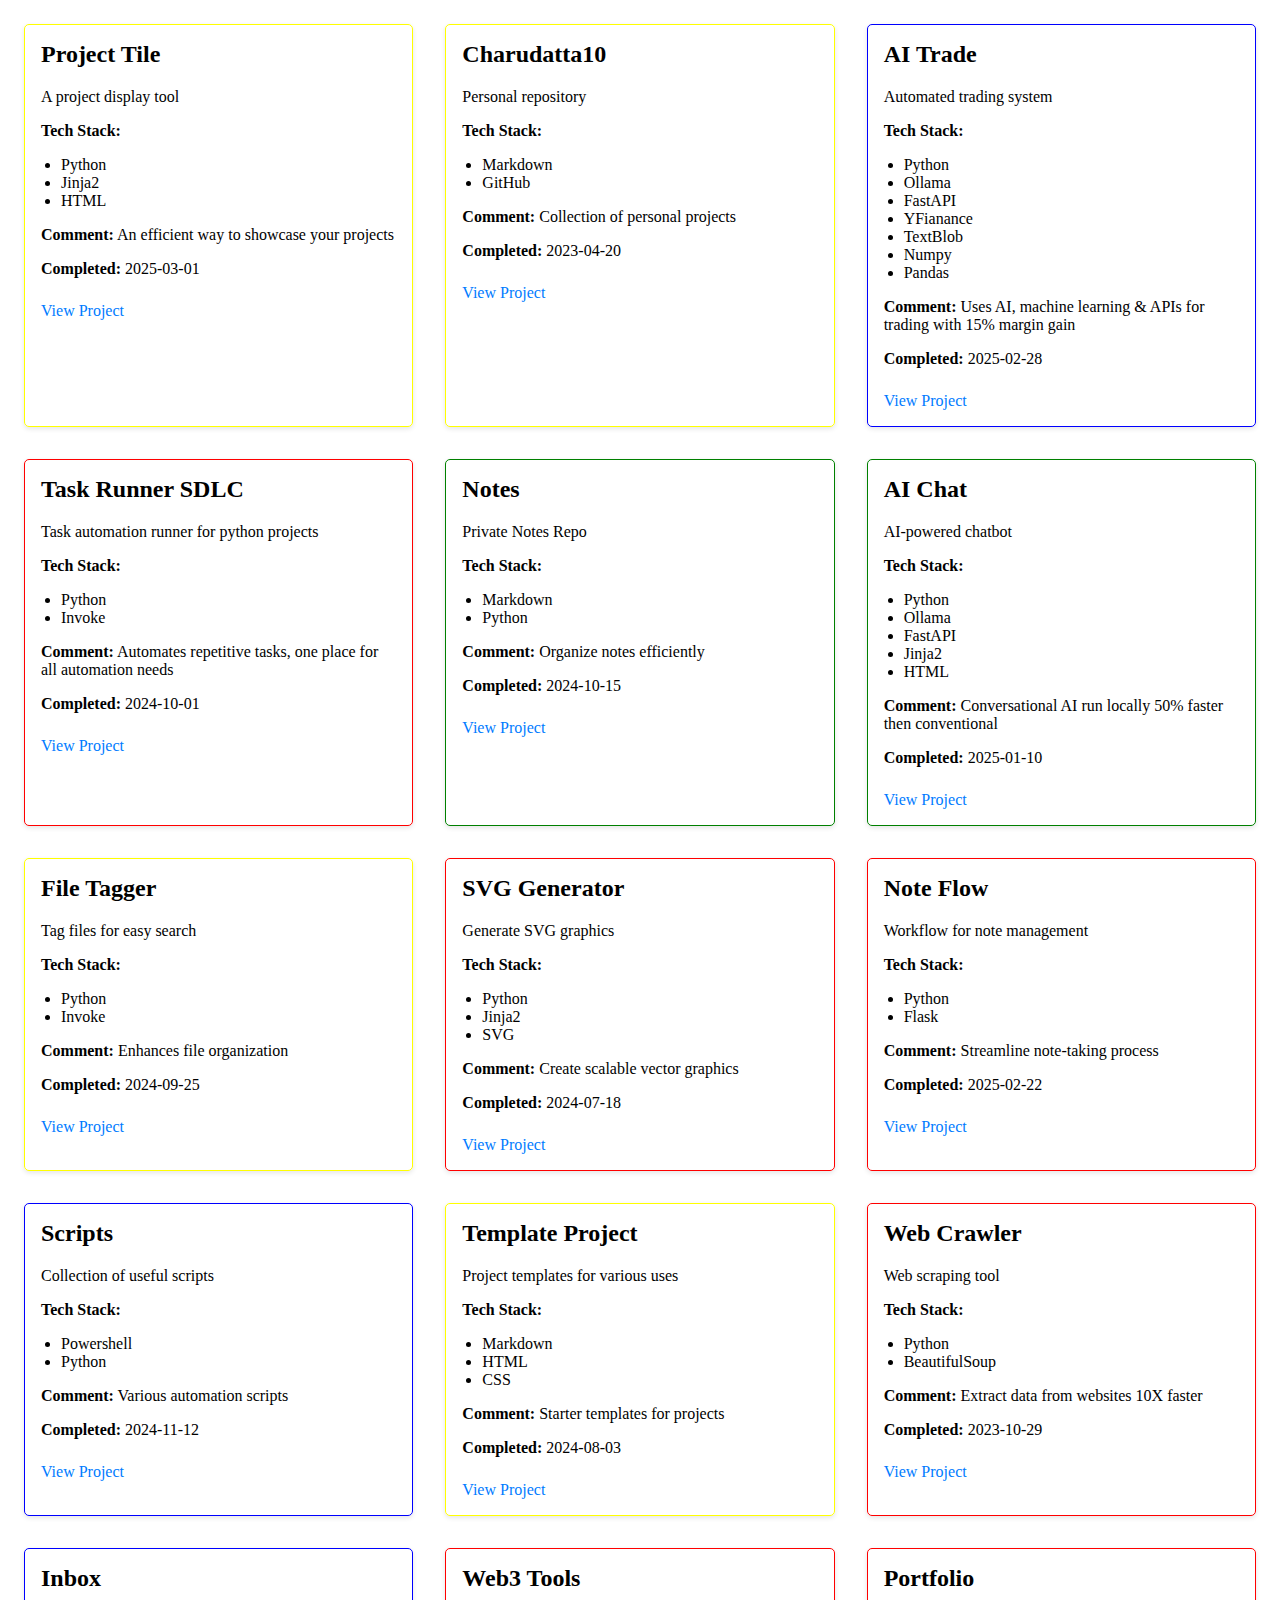
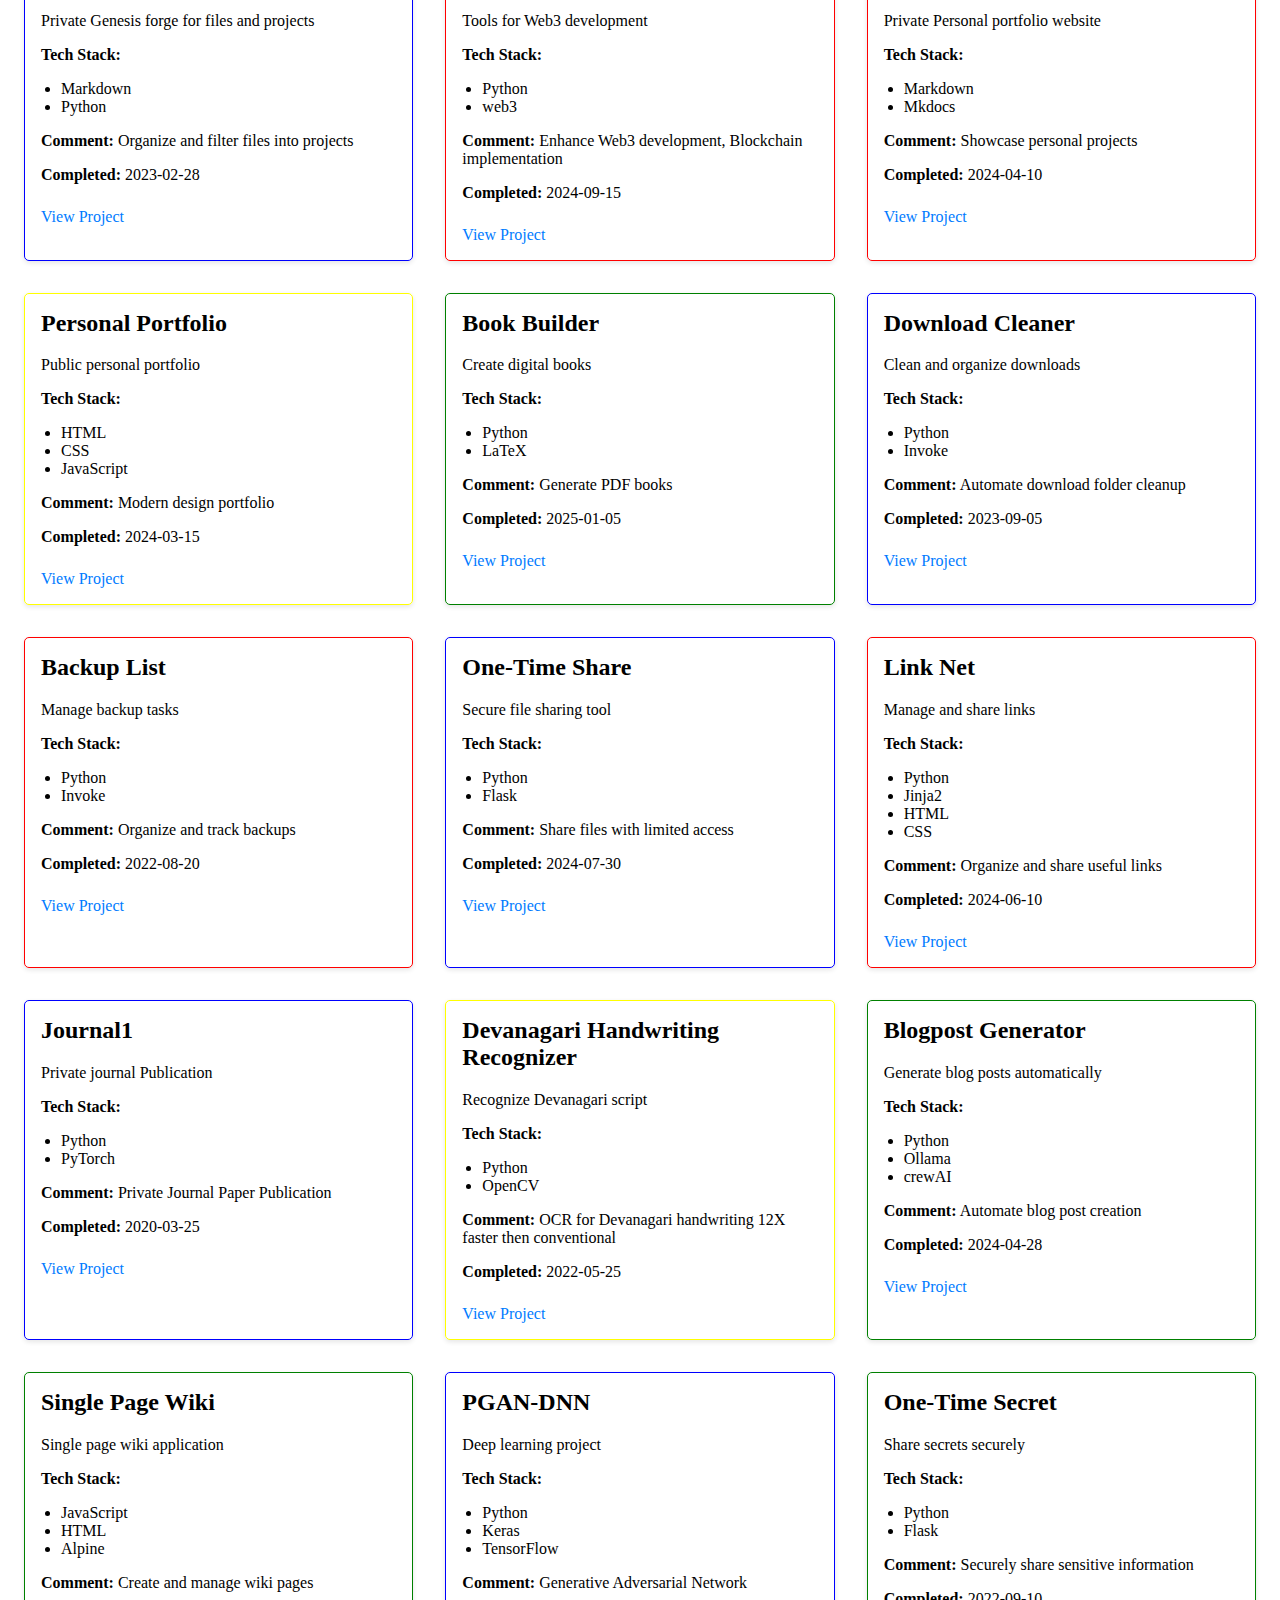
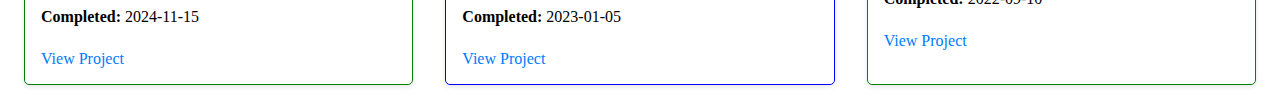
<file: src/site/index.html>
<!DOCTYPE html>
<html lang="en">
<head>
    <meta charset="UTF-8">
    <meta name="viewport" content="width=device-width, initial-scale=1.0">
    <title>Responsive Project Cards</title>
    <link rel="stylesheet" href="style.css">
    <link rel="JavaScript" href="script.js">
</head>
<body>
    <div class="container">
        
        <div class="card" style="border-color: yellow;">
            <h2>Project Tile</h2>
            <p>A project display tool</p>
            <p><strong>Tech Stack:</strong></p>
            <ul>
                
                <li>Python</li>
                
                <li>Jinja2</li>
                
                <li>HTML</li>
                
            </ul>
            <p><strong>Comment:</strong> An efficient way to showcase your projects</p>
            <p><strong>Completed:</strong> 2025-03-01</p>
            <a href="https://github.com/charudatta10/project-tile" target="_blank">View Project</a>
        </div>
        
        <div class="card" style="border-color: yellow;">
            <h2>Charudatta10</h2>
            <p>Personal repository</p>
            <p><strong>Tech Stack:</strong></p>
            <ul>
                
                <li>Markdown</li>
                
                <li>GitHub</li>
                
            </ul>
            <p><strong>Comment:</strong> Collection of personal projects</p>
            <p><strong>Completed:</strong> 2023-04-20</p>
            <a href="https://github.com/charudatta10/charudatta10" target="_blank">View Project</a>
        </div>
        
        <div class="card" style="border-color: blue;">
            <h2>AI Trade</h2>
            <p>Automated trading system</p>
            <p><strong>Tech Stack:</strong></p>
            <ul>
                
                <li>Python</li>
                
                <li>Ollama</li>
                
                <li>FastAPI</li>
                
                <li>YFianance</li>
                
                <li>TextBlob</li>
                
                <li>Numpy</li>
                
                <li>Pandas</li>
                
            </ul>
            <p><strong>Comment:</strong> Uses AI, machine learning & APIs for trading with 15% margin gain</p>
            <p><strong>Completed:</strong> 2025-02-28</p>
            <a href="https://github.com/charudatta10/ai-trade" target="_blank">View Project</a>
        </div>
        
        <div class="card" style="border-color: red;">
            <h2>Task Runner SDLC</h2>
            <p>Task automation runner for python projects</p>
            <p><strong>Tech Stack:</strong></p>
            <ul>
                
                <li>Python</li>
                
                <li>Invoke</li>
                
            </ul>
            <p><strong>Comment:</strong> Automates repetitive tasks, one place for all automation needs</p>
            <p><strong>Completed:</strong> 2024-10-01</p>
            <a href="https://github.com/charudatta10/task-runner-SDLC" target="_blank">View Project</a>
        </div>
        
        <div class="card" style="border-color: green;">
            <h2>Notes</h2>
            <p>Private Notes Repo</p>
            <p><strong>Tech Stack:</strong></p>
            <ul>
                
                <li>Markdown</li>
                
                <li>Python</li>
                
            </ul>
            <p><strong>Comment:</strong> Organize notes efficiently</p>
            <p><strong>Completed:</strong> 2024-10-15</p>
            <a href="https://github.com/charudatta10/notes" target="_blank">View Project</a>
        </div>
        
        <div class="card" style="border-color: green;">
            <h2>AI Chat</h2>
            <p>AI-powered chatbot</p>
            <p><strong>Tech Stack:</strong></p>
            <ul>
                
                <li>Python</li>
                
                <li>Ollama</li>
                
                <li>FastAPI</li>
                
                <li>Jinja2</li>
                
                <li>HTML</li>
                
            </ul>
            <p><strong>Comment:</strong> Conversational AI run locally 50% faster then conventional</p>
            <p><strong>Completed:</strong> 2025-01-10</p>
            <a href="https://github.com/charudatta10/ai_chat" target="_blank">View Project</a>
        </div>
        
        <div class="card" style="border-color: yellow;">
            <h2>File Tagger</h2>
            <p>Tag files for easy search</p>
            <p><strong>Tech Stack:</strong></p>
            <ul>
                
                <li>Python</li>
                
                <li>Invoke</li>
                
            </ul>
            <p><strong>Comment:</strong> Enhances file organization</p>
            <p><strong>Completed:</strong> 2024-09-25</p>
            <a href="https://github.com/charudatta10/file-tagger" target="_blank">View Project</a>
        </div>
        
        <div class="card" style="border-color: red;">
            <h2>SVG Generator</h2>
            <p>Generate SVG graphics</p>
            <p><strong>Tech Stack:</strong></p>
            <ul>
                
                <li>Python</li>
                
                <li>Jinja2</li>
                
                <li>SVG</li>
                
            </ul>
            <p><strong>Comment:</strong> Create scalable vector graphics</p>
            <p><strong>Completed:</strong> 2024-07-18</p>
            <a href="https://github.com/charudatta10/svg-generator" target="_blank">View Project</a>
        </div>
        
        <div class="card" style="border-color: red;">
            <h2>Note Flow</h2>
            <p>Workflow for note management</p>
            <p><strong>Tech Stack:</strong></p>
            <ul>
                
                <li>Python</li>
                
                <li>Flask</li>
                
            </ul>
            <p><strong>Comment:</strong> Streamline note-taking process</p>
            <p><strong>Completed:</strong> 2025-02-22</p>
            <a href="https://github.com/charudatta10/note-flow" target="_blank">View Project</a>
        </div>
        
        <div class="card" style="border-color: blue;">
            <h2>Scripts</h2>
            <p>Collection of useful scripts</p>
            <p><strong>Tech Stack:</strong></p>
            <ul>
                
                <li>Powershell</li>
                
                <li>Python</li>
                
            </ul>
            <p><strong>Comment:</strong> Various automation scripts</p>
            <p><strong>Completed:</strong> 2024-11-12</p>
            <a href="https://github.com/charudatta10/scripts" target="_blank">View Project</a>
        </div>
        
        <div class="card" style="border-color: yellow;">
            <h2>Template Project</h2>
            <p>Project templates for various uses</p>
            <p><strong>Tech Stack:</strong></p>
            <ul>
                
                <li>Markdown</li>
                
                <li>HTML</li>
                
                <li>CSS</li>
                
            </ul>
            <p><strong>Comment:</strong> Starter templates for projects</p>
            <p><strong>Completed:</strong> 2024-08-03</p>
            <a href="https://github.com/charudatta10/template-project" target="_blank">View Project</a>
        </div>
        
        <div class="card" style="border-color: red;">
            <h2>Web Crawler</h2>
            <p>Web scraping tool</p>
            <p><strong>Tech Stack:</strong></p>
            <ul>
                
                <li>Python</li>
                
                <li>BeautifulSoup</li>
                
            </ul>
            <p><strong>Comment:</strong> Extract data from websites 10X faster</p>
            <p><strong>Completed:</strong> 2023-10-29</p>
            <a href="https://github.com/charudatta10/web-crawler" target="_blank">View Project</a>
        </div>
        
        <div class="card" style="border-color: blue;">
            <h2>Inbox</h2>
            <p>Private Genesis forge for files and projects</p>
            <p><strong>Tech Stack:</strong></p>
            <ul>
                
                <li>Markdown</li>
                
                <li>Python</li>
                
            </ul>
            <p><strong>Comment:</strong> Organize and filter files into projects</p>
            <p><strong>Completed:</strong> 2023-02-28</p>
            <a href="https://github.com/charudatta10/inbox" target="_blank">View Project</a>
        </div>
        
        <div class="card" style="border-color: red;">
            <h2>Web3 Tools</h2>
            <p>Tools for Web3 development</p>
            <p><strong>Tech Stack:</strong></p>
            <ul>
                
                <li>Python</li>
                
                <li>web3</li>
                
            </ul>
            <p><strong>Comment:</strong> Enhance Web3 development, Blockchain implementation</p>
            <p><strong>Completed:</strong> 2024-09-15</p>
            <a href="https://github.com/charudatta10/web3-tools" target="_blank">View Project</a>
        </div>
        
        <div class="card" style="border-color: red;">
            <h2>Portfolio</h2>
            <p>Private Personal portfolio website</p>
            <p><strong>Tech Stack:</strong></p>
            <ul>
                
                <li>Markdown</li>
                
                <li>Mkdocs</li>
                
            </ul>
            <p><strong>Comment:</strong> Showcase personal projects</p>
            <p><strong>Completed:</strong> 2024-04-10</p>
            <a href="https://github.com/charudatta10/portfolio" target="_blank">View Project</a>
        </div>
        
        <div class="card" style="border-color: yellow;">
            <h2>Personal Portfolio</h2>
            <p>Public personal portfolio</p>
            <p><strong>Tech Stack:</strong></p>
            <ul>
                
                <li>HTML</li>
                
                <li>CSS</li>
                
                <li>JavaScript</li>
                
            </ul>
            <p><strong>Comment:</strong> Modern design portfolio</p>
            <p><strong>Completed:</strong> 2024-03-15</p>
            <a href="https://github.com/charudatta10/personal-portfolio" target="_blank">View Project</a>
        </div>
        
        <div class="card" style="border-color: green;">
            <h2>Book Builder</h2>
            <p>Create digital books</p>
            <p><strong>Tech Stack:</strong></p>
            <ul>
                
                <li>Python</li>
                
                <li>LaTeX</li>
                
            </ul>
            <p><strong>Comment:</strong> Generate PDF books</p>
            <p><strong>Completed:</strong> 2025-01-05</p>
            <a href="https://github.com/charudatta10/book-builder" target="_blank">View Project</a>
        </div>
        
        <div class="card" style="border-color: blue;">
            <h2>Download Cleaner</h2>
            <p>Clean and organize downloads</p>
            <p><strong>Tech Stack:</strong></p>
            <ul>
                
                <li>Python</li>
                
                <li>Invoke</li>
                
            </ul>
            <p><strong>Comment:</strong> Automate download folder cleanup</p>
            <p><strong>Completed:</strong> 2023-09-05</p>
            <a href="https://github.com/charudatta10/download-cleaner" target="_blank">View Project</a>
        </div>
        
        <div class="card" style="border-color: red;">
            <h2>Backup List</h2>
            <p>Manage backup tasks</p>
            <p><strong>Tech Stack:</strong></p>
            <ul>
                
                <li>Python</li>
                
                <li>Invoke</li>
                
            </ul>
            <p><strong>Comment:</strong> Organize and track backups</p>
            <p><strong>Completed:</strong> 2022-08-20</p>
            <a href="https://github.com/charudatta10/backup-list" target="_blank">View Project</a>
        </div>
        
        <div class="card" style="border-color: blue;">
            <h2>One-Time Share</h2>
            <p>Secure file sharing tool</p>
            <p><strong>Tech Stack:</strong></p>
            <ul>
                
                <li>Python</li>
                
                <li>Flask</li>
                
            </ul>
            <p><strong>Comment:</strong> Share files with limited access</p>
            <p><strong>Completed:</strong> 2024-07-30</p>
            <a href="https://github.com/charudatta10/one-time-share" target="_blank">View Project</a>
        </div>
        
        <div class="card" style="border-color: red;">
            <h2>Link Net</h2>
            <p>Manage and share links</p>
            <p><strong>Tech Stack:</strong></p>
            <ul>
                
                <li>Python</li>
                
                <li>Jinja2</li>
                
                <li>HTML</li>
                
                <li>CSS</li>
                
            </ul>
            <p><strong>Comment:</strong> Organize and share useful links</p>
            <p><strong>Completed:</strong> 2024-06-10</p>
            <a href="https://github.com/charudatta10/link-net" target="_blank">View Project</a>
        </div>
        
        <div class="card" style="border-color: blue;">
            <h2>Journal1</h2>
            <p>Private journal Publication</p>
            <p><strong>Tech Stack:</strong></p>
            <ul>
                
                <li>Python</li>
                
                <li>PyTorch</li>
                
            </ul>
            <p><strong>Comment:</strong> Private Journal Paper Publication</p>
            <p><strong>Completed:</strong> 2020-03-25</p>
            <a href="https://github.com/charudatta10/journal1" target="_blank">View Project</a>
        </div>
        
        <div class="card" style="border-color: yellow;">
            <h2>Devanagari Handwriting Recognizer</h2>
            <p>Recognize Devanagari script</p>
            <p><strong>Tech Stack:</strong></p>
            <ul>
                
                <li>Python</li>
                
                <li>OpenCV</li>
                
            </ul>
            <p><strong>Comment:</strong> OCR for Devanagari handwriting 12X faster then conventional</p>
            <p><strong>Completed:</strong> 2022-05-25</p>
            <a href="https://github.com/charudatta10/devanagari-handwriting-recognizer" target="_blank">View Project</a>
        </div>
        
        <div class="card" style="border-color: green;">
            <h2>Blogpost Generator</h2>
            <p>Generate blog posts automatically</p>
            <p><strong>Tech Stack:</strong></p>
            <ul>
                
                <li>Python</li>
                
                <li>Ollama</li>
                
                <li>crewAI</li>
                
            </ul>
            <p><strong>Comment:</strong> Automate blog post creation</p>
            <p><strong>Completed:</strong> 2024-04-28</p>
            <a href="https://github.com/charudatta10/blogpost-generator" target="_blank">View Project</a>
        </div>
        
        <div class="card" style="border-color: green;">
            <h2>Single Page Wiki</h2>
            <p>Single page wiki application</p>
            <p><strong>Tech Stack:</strong></p>
            <ul>
                
                <li>JavaScript</li>
                
                <li>HTML</li>
                
                <li>Alpine</li>
                
            </ul>
            <p><strong>Comment:</strong> Create and manage wiki pages</p>
            <p><strong>Completed:</strong> 2024-11-15</p>
            <a href="https://github.com/charudatta10/single-page-wiki" target="_blank">View Project</a>
        </div>
        
        <div class="card" style="border-color: blue;">
            <h2>PGAN-DNN</h2>
            <p>Deep learning project</p>
            <p><strong>Tech Stack:</strong></p>
            <ul>
                
                <li>Python</li>
                
                <li>Keras</li>
                
                <li>TensorFlow</li>
                
            </ul>
            <p><strong>Comment:</strong> Generative Adversarial Network</p>
            <p><strong>Completed:</strong> 2023-01-05</p>
            <a href="https://github.com/charudatta10/PGAN-DNN" target="_blank">View Project</a>
        </div>
        
        <div class="card" style="border-color: green;">
            <h2>One-Time Secret</h2>
            <p>Share secrets securely</p>
            <p><strong>Tech Stack:</strong></p>
            <ul>
                
                <li>Python</li>
                
                <li>Flask</li>
                
            </ul>
            <p><strong>Comment:</strong> Securely share sensitive information</p>
            <p><strong>Completed:</strong> 2022-09-10</p>
            <a href="https://github.com/charudatta10/one-time-secret" target="_blank">View Project</a>
        </div>
        
    </div>
</body>
</html>
</file>
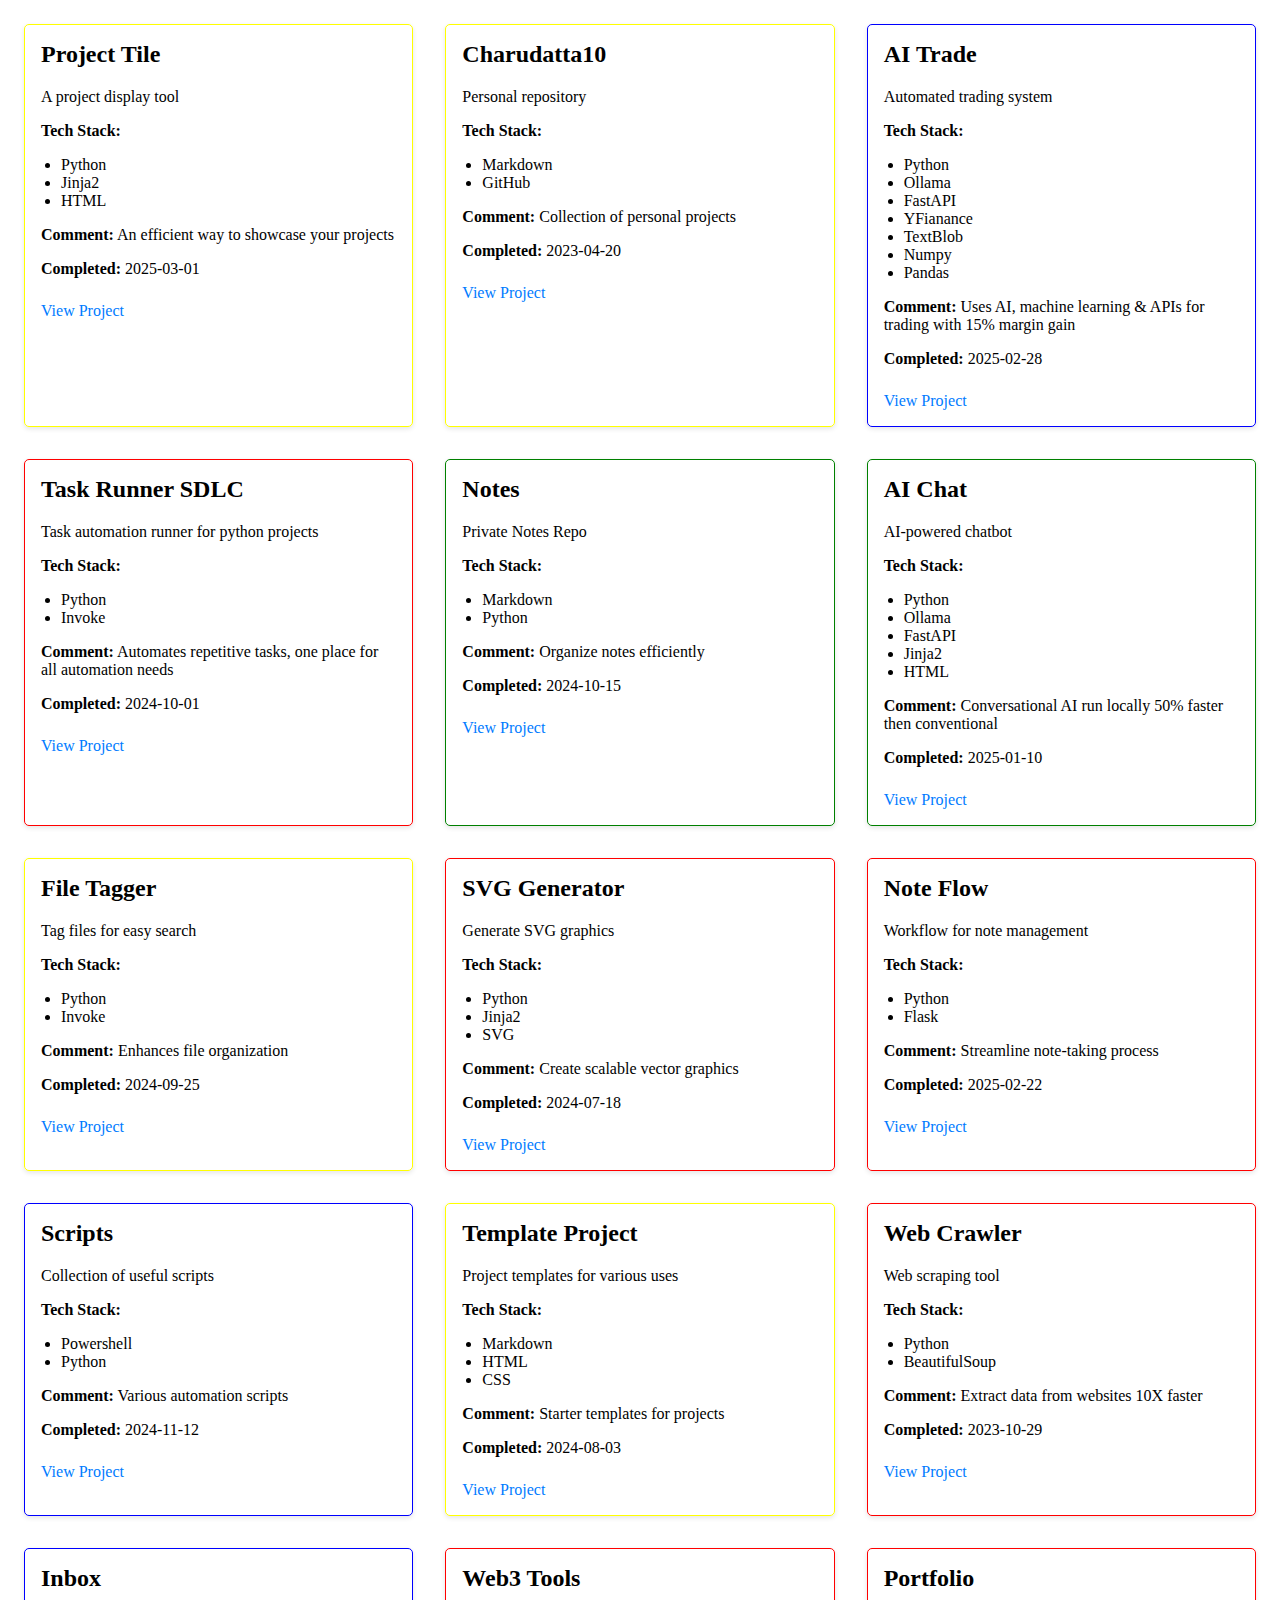
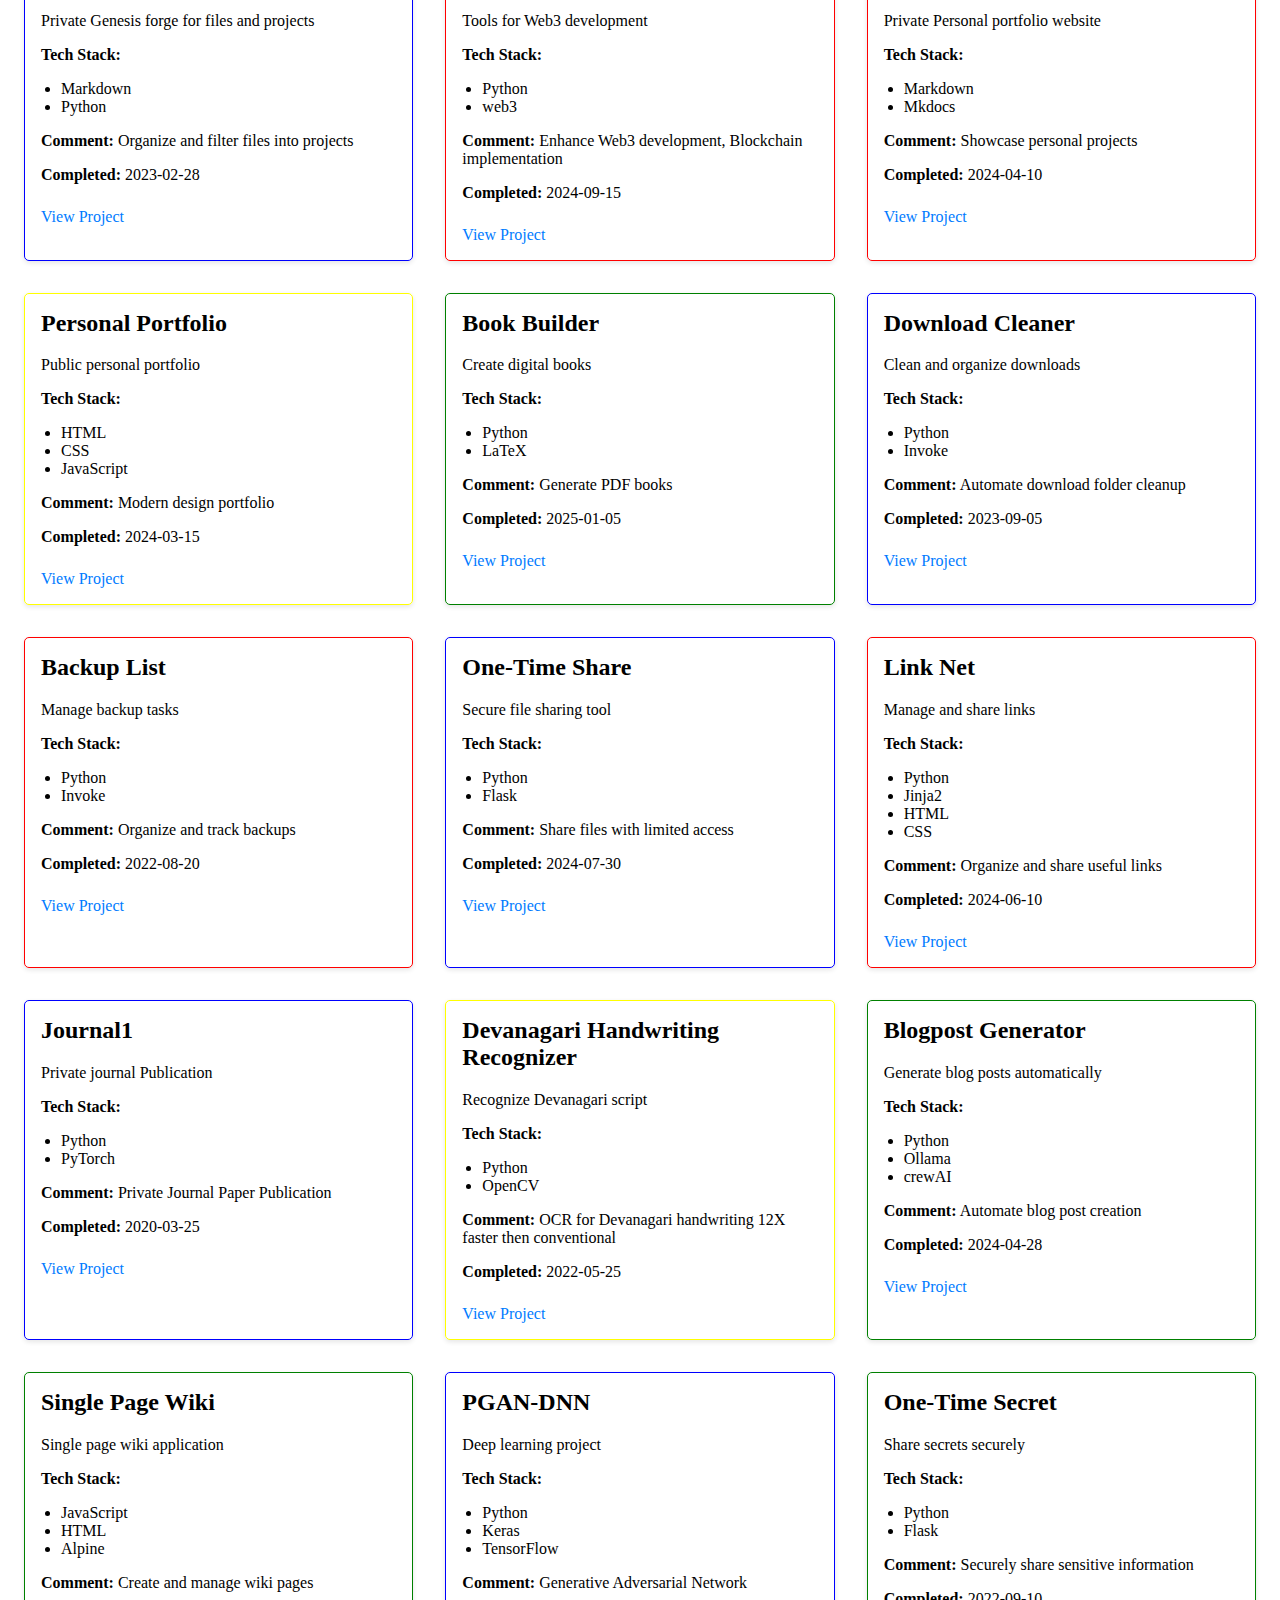
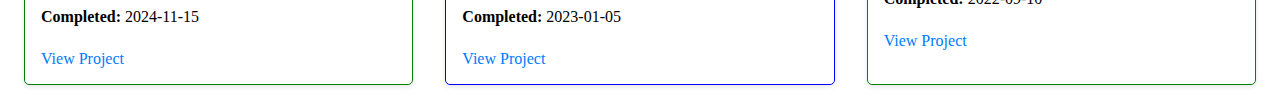
<file: src/site/output.html>
<!DOCTYPE html>
<html lang="en">
<head>
    <meta charset="UTF-8">
    <meta name="viewport" content="width=device-width, initial-scale=1.0">
    <title>Responsive Project Cards</title>
    <link rel="stylesheet" href="style.css">
    <link rel="JavaScript" href="script.js">
</head>
<body>
    <div class="container">
        
        <div class="card" style="border-color: yellow;">
            <h2>Project Tile</h2>
            <p>A project display tool</p>
            <p><strong>Tech Stack:</strong></p>
            <ul>
                
                <li>Python</li>
                
                <li>Jinja2</li>
                
                <li>HTML</li>
                
            </ul>
            <p><strong>Comment:</strong> An efficient way to showcase your projects</p>
            <p><strong>Completed:</strong> 2025-03-01</p>
            <a href="https://github.com/charudatta10/project-tile" target="_blank">View Project</a>
        </div>
        
        <div class="card" style="border-color: yellow;">
            <h2>Charudatta10</h2>
            <p>Personal repository</p>
            <p><strong>Tech Stack:</strong></p>
            <ul>
                
                <li>Markdown</li>
                
                <li>GitHub</li>
                
            </ul>
            <p><strong>Comment:</strong> Collection of personal projects</p>
            <p><strong>Completed:</strong> 2023-04-20</p>
            <a href="https://github.com/charudatta10/charudatta10" target="_blank">View Project</a>
        </div>
        
        <div class="card" style="border-color: blue;">
            <h2>AI Trade</h2>
            <p>Automated trading system</p>
            <p><strong>Tech Stack:</strong></p>
            <ul>
                
                <li>Python</li>
                
                <li>Ollama</li>
                
                <li>FastAPI</li>
                
                <li>YFianance</li>
                
                <li>TextBlob</li>
                
                <li>Numpy</li>
                
                <li>Pandas</li>
                
            </ul>
            <p><strong>Comment:</strong> Uses AI, machine learning & APIs for trading with 15% margin gain</p>
            <p><strong>Completed:</strong> 2025-02-28</p>
            <a href="https://github.com/charudatta10/ai-trade" target="_blank">View Project</a>
        </div>
        
        <div class="card" style="border-color: red;">
            <h2>Task Runner SDLC</h2>
            <p>Task automation runner for python projects</p>
            <p><strong>Tech Stack:</strong></p>
            <ul>
                
                <li>Python</li>
                
                <li>Invoke</li>
                
            </ul>
            <p><strong>Comment:</strong> Automates repetitive tasks, one place for all automation needs</p>
            <p><strong>Completed:</strong> 2024-10-01</p>
            <a href="https://github.com/charudatta10/task-runner-SDLC" target="_blank">View Project</a>
        </div>
        
        <div class="card" style="border-color: green;">
            <h2>Notes</h2>
            <p>Private Notes Repo</p>
            <p><strong>Tech Stack:</strong></p>
            <ul>
                
                <li>Markdown</li>
                
                <li>Python</li>
                
            </ul>
            <p><strong>Comment:</strong> Organize notes efficiently</p>
            <p><strong>Completed:</strong> 2024-10-15</p>
            <a href="https://github.com/charudatta10/notes" target="_blank">View Project</a>
        </div>
        
        <div class="card" style="border-color: green;">
            <h2>AI Chat</h2>
            <p>AI-powered chatbot</p>
            <p><strong>Tech Stack:</strong></p>
            <ul>
                
                <li>Python</li>
                
                <li>Ollama</li>
                
                <li>FastAPI</li>
                
                <li>Jinja2</li>
                
                <li>HTML</li>
                
            </ul>
            <p><strong>Comment:</strong> Conversational AI run locally 50% faster then conventional</p>
            <p><strong>Completed:</strong> 2025-01-10</p>
            <a href="https://github.com/charudatta10/ai_chat" target="_blank">View Project</a>
        </div>
        
        <div class="card" style="border-color: yellow;">
            <h2>File Tagger</h2>
            <p>Tag files for easy search</p>
            <p><strong>Tech Stack:</strong></p>
            <ul>
                
                <li>Python</li>
                
                <li>Invoke</li>
                
            </ul>
            <p><strong>Comment:</strong> Enhances file organization</p>
            <p><strong>Completed:</strong> 2024-09-25</p>
            <a href="https://github.com/charudatta10/file-tagger" target="_blank">View Project</a>
        </div>
        
        <div class="card" style="border-color: red;">
            <h2>SVG Generator</h2>
            <p>Generate SVG graphics</p>
            <p><strong>Tech Stack:</strong></p>
            <ul>
                
                <li>Python</li>
                
                <li>Jinja2</li>
                
                <li>SVG</li>
                
            </ul>
            <p><strong>Comment:</strong> Create scalable vector graphics</p>
            <p><strong>Completed:</strong> 2024-07-18</p>
            <a href="https://github.com/charudatta10/svg-generator" target="_blank">View Project</a>
        </div>
        
        <div class="card" style="border-color: red;">
            <h2>Note Flow</h2>
            <p>Workflow for note management</p>
            <p><strong>Tech Stack:</strong></p>
            <ul>
                
                <li>Python</li>
                
                <li>Flask</li>
                
            </ul>
            <p><strong>Comment:</strong> Streamline note-taking process</p>
            <p><strong>Completed:</strong> 2025-02-22</p>
            <a href="https://github.com/charudatta10/note-flow" target="_blank">View Project</a>
        </div>
        
        <div class="card" style="border-color: blue;">
            <h2>Scripts</h2>
            <p>Collection of useful scripts</p>
            <p><strong>Tech Stack:</strong></p>
            <ul>
                
                <li>Powershell</li>
                
                <li>Python</li>
                
            </ul>
            <p><strong>Comment:</strong> Various automation scripts</p>
            <p><strong>Completed:</strong> 2024-11-12</p>
            <a href="https://github.com/charudatta10/scripts" target="_blank">View Project</a>
        </div>
        
        <div class="card" style="border-color: yellow;">
            <h2>Template Project</h2>
            <p>Project templates for various uses</p>
            <p><strong>Tech Stack:</strong></p>
            <ul>
                
                <li>Markdown</li>
                
                <li>HTML</li>
                
                <li>CSS</li>
                
            </ul>
            <p><strong>Comment:</strong> Starter templates for projects</p>
            <p><strong>Completed:</strong> 2024-08-03</p>
            <a href="https://github.com/charudatta10/template-project" target="_blank">View Project</a>
        </div>
        
        <div class="card" style="border-color: red;">
            <h2>Web Crawler</h2>
            <p>Web scraping tool</p>
            <p><strong>Tech Stack:</strong></p>
            <ul>
                
                <li>Python</li>
                
                <li>BeautifulSoup</li>
                
            </ul>
            <p><strong>Comment:</strong> Extract data from websites 10X faster</p>
            <p><strong>Completed:</strong> 2023-10-29</p>
            <a href="https://github.com/charudatta10/web-crawler" target="_blank">View Project</a>
        </div>
        
        <div class="card" style="border-color: blue;">
            <h2>Inbox</h2>
            <p>Private Genesis forge for files and projects</p>
            <p><strong>Tech Stack:</strong></p>
            <ul>
                
                <li>Markdown</li>
                
                <li>Python</li>
                
            </ul>
            <p><strong>Comment:</strong> Organize and filter files into projects</p>
            <p><strong>Completed:</strong> 2023-02-28</p>
            <a href="https://github.com/charudatta10/inbox" target="_blank">View Project</a>
        </div>
        
        <div class="card" style="border-color: red;">
            <h2>Web3 Tools</h2>
            <p>Tools for Web3 development</p>
            <p><strong>Tech Stack:</strong></p>
            <ul>
                
                <li>Python</li>
                
                <li>web3</li>
                
            </ul>
            <p><strong>Comment:</strong> Enhance Web3 development, Blockchain implementation</p>
            <p><strong>Completed:</strong> 2024-09-15</p>
            <a href="https://github.com/charudatta10/web3-tools" target="_blank">View Project</a>
        </div>
        
        <div class="card" style="border-color: red;">
            <h2>Portfolio</h2>
            <p>Private Personal portfolio website</p>
            <p><strong>Tech Stack:</strong></p>
            <ul>
                
                <li>Markdown</li>
                
                <li>Mkdocs</li>
                
            </ul>
            <p><strong>Comment:</strong> Showcase personal projects</p>
            <p><strong>Completed:</strong> 2024-04-10</p>
            <a href="https://github.com/charudatta10/portfolio" target="_blank">View Project</a>
        </div>
        
        <div class="card" style="border-color: yellow;">
            <h2>Personal Portfolio</h2>
            <p>Public personal portfolio</p>
            <p><strong>Tech Stack:</strong></p>
            <ul>
                
                <li>HTML</li>
                
                <li>CSS</li>
                
                <li>JavaScript</li>
                
            </ul>
            <p><strong>Comment:</strong> Modern design portfolio</p>
            <p><strong>Completed:</strong> 2024-03-15</p>
            <a href="https://github.com/charudatta10/personal-portfolio" target="_blank">View Project</a>
        </div>
        
        <div class="card" style="border-color: green;">
            <h2>Book Builder</h2>
            <p>Create digital books</p>
            <p><strong>Tech Stack:</strong></p>
            <ul>
                
                <li>Python</li>
                
                <li>LaTeX</li>
                
            </ul>
            <p><strong>Comment:</strong> Generate PDF books</p>
            <p><strong>Completed:</strong> 2025-01-05</p>
            <a href="https://github.com/charudatta10/book-builder" target="_blank">View Project</a>
        </div>
        
        <div class="card" style="border-color: blue;">
            <h2>Download Cleaner</h2>
            <p>Clean and organize downloads</p>
            <p><strong>Tech Stack:</strong></p>
            <ul>
                
                <li>Python</li>
                
                <li>Invoke</li>
                
            </ul>
            <p><strong>Comment:</strong> Automate download folder cleanup</p>
            <p><strong>Completed:</strong> 2023-09-05</p>
            <a href="https://github.com/charudatta10/download-cleaner" target="_blank">View Project</a>
        </div>
        
        <div class="card" style="border-color: red;">
            <h2>Backup List</h2>
            <p>Manage backup tasks</p>
            <p><strong>Tech Stack:</strong></p>
            <ul>
                
                <li>Python</li>
                
                <li>Invoke</li>
                
            </ul>
            <p><strong>Comment:</strong> Organize and track backups</p>
            <p><strong>Completed:</strong> 2022-08-20</p>
            <a href="https://github.com/charudatta10/backup-list" target="_blank">View Project</a>
        </div>
        
        <div class="card" style="border-color: blue;">
            <h2>One-Time Share</h2>
            <p>Secure file sharing tool</p>
            <p><strong>Tech Stack:</strong></p>
            <ul>
                
                <li>Python</li>
                
                <li>Flask</li>
                
            </ul>
            <p><strong>Comment:</strong> Share files with limited access</p>
            <p><strong>Completed:</strong> 2024-07-30</p>
            <a href="https://github.com/charudatta10/one-time-share" target="_blank">View Project</a>
        </div>
        
        <div class="card" style="border-color: red;">
            <h2>Link Net</h2>
            <p>Manage and share links</p>
            <p><strong>Tech Stack:</strong></p>
            <ul>
                
                <li>Python</li>
                
                <li>Jinja2</li>
                
                <li>HTML</li>
                
                <li>CSS</li>
                
            </ul>
            <p><strong>Comment:</strong> Organize and share useful links</p>
            <p><strong>Completed:</strong> 2024-06-10</p>
            <a href="https://github.com/charudatta10/link-net" target="_blank">View Project</a>
        </div>
        
        <div class="card" style="border-color: blue;">
            <h2>Journal1</h2>
            <p>Private journal Publication</p>
            <p><strong>Tech Stack:</strong></p>
            <ul>
                
                <li>Python</li>
                
                <li>PyTorch</li>
                
            </ul>
            <p><strong>Comment:</strong> Private Journal Paper Publication</p>
            <p><strong>Completed:</strong> 2020-03-25</p>
            <a href="https://github.com/charudatta10/journal1" target="_blank">View Project</a>
        </div>
        
        <div class="card" style="border-color: yellow;">
            <h2>Devanagari Handwriting Recognizer</h2>
            <p>Recognize Devanagari script</p>
            <p><strong>Tech Stack:</strong></p>
            <ul>
                
                <li>Python</li>
                
                <li>OpenCV</li>
                
            </ul>
            <p><strong>Comment:</strong> OCR for Devanagari handwriting 12X faster then conventional</p>
            <p><strong>Completed:</strong> 2022-05-25</p>
            <a href="https://github.com/charudatta10/devanagari-handwriting-recognizer" target="_blank">View Project</a>
        </div>
        
        <div class="card" style="border-color: green;">
            <h2>Blogpost Generator</h2>
            <p>Generate blog posts automatically</p>
            <p><strong>Tech Stack:</strong></p>
            <ul>
                
                <li>Python</li>
                
                <li>Ollama</li>
                
                <li>crewAI</li>
                
            </ul>
            <p><strong>Comment:</strong> Automate blog post creation</p>
            <p><strong>Completed:</strong> 2024-04-28</p>
            <a href="https://github.com/charudatta10/blogpost-generator" target="_blank">View Project</a>
        </div>
        
        <div class="card" style="border-color: green;">
            <h2>Single Page Wiki</h2>
            <p>Single page wiki application</p>
            <p><strong>Tech Stack:</strong></p>
            <ul>
                
                <li>JavaScript</li>
                
                <li>HTML</li>
                
                <li>Alpine</li>
                
            </ul>
            <p><strong>Comment:</strong> Create and manage wiki pages</p>
            <p><strong>Completed:</strong> 2024-11-15</p>
            <a href="https://github.com/charudatta10/single-page-wiki" target="_blank">View Project</a>
        </div>
        
        <div class="card" style="border-color: blue;">
            <h2>PGAN-DNN</h2>
            <p>Deep learning project</p>
            <p><strong>Tech Stack:</strong></p>
            <ul>
                
                <li>Python</li>
                
                <li>Keras</li>
                
                <li>TensorFlow</li>
                
            </ul>
            <p><strong>Comment:</strong> Generative Adversarial Network</p>
            <p><strong>Completed:</strong> 2023-01-05</p>
            <a href="https://github.com/charudatta10/PGAN-DNN" target="_blank">View Project</a>
        </div>
        
        <div class="card" style="border-color: green;">
            <h2>One-Time Secret</h2>
            <p>Share secrets securely</p>
            <p><strong>Tech Stack:</strong></p>
            <ul>
                
                <li>Python</li>
                
                <li>Flask</li>
                
            </ul>
            <p><strong>Comment:</strong> Securely share sensitive information</p>
            <p><strong>Completed:</strong> 2022-09-10</p>
            <a href="https://github.com/charudatta10/one-time-secret" target="_blank">View Project</a>
        </div>
        
    </div>
</body>
</html>
</file>
<file: src/site/style.css>
.container {
    display: flex;
    flex-wrap: wrap;
    justify-content: center;
}
.card {
    border: 1px solid #ccc;
    border-radius: 5px;
    padding: 16px;
    margin: 16px;
    box-shadow: 0 2px 5px rgba(0, 0, 0, 0.1);
    flex: 1 1 calc(33.333% - 32px); /* Adjust to fit 3 cards per row */
    box-sizing: border-box;
    border-color: #000; /* Static colored border */
    transition: transform 0.3s ease, box-shadow 0.3s ease;
}
.card:hover {
    transform: translateY(-10px);
    box-shadow: 0 4px 10px rgba(0, 0, 0, 0.2);
}
.card h2 {
    margin-top: 0;
}
.card ul {
    padding-left: 20px;
}
.card a {
    display: inline-block;
    margin-top: 8px;
    text-decoration: none;
    color: #007BFF;
}
@media (max-width: 768px) {
    .card {
        flex: 1 1 calc(50% - 32px); /* Adjust to fit 2 cards per row */
    }
}
@media (max-width: 480px) {
    .card {
        flex: 1 1 calc(100% - 32px); /* Adjust to fit 1 card per row */
    }
}
</file>
